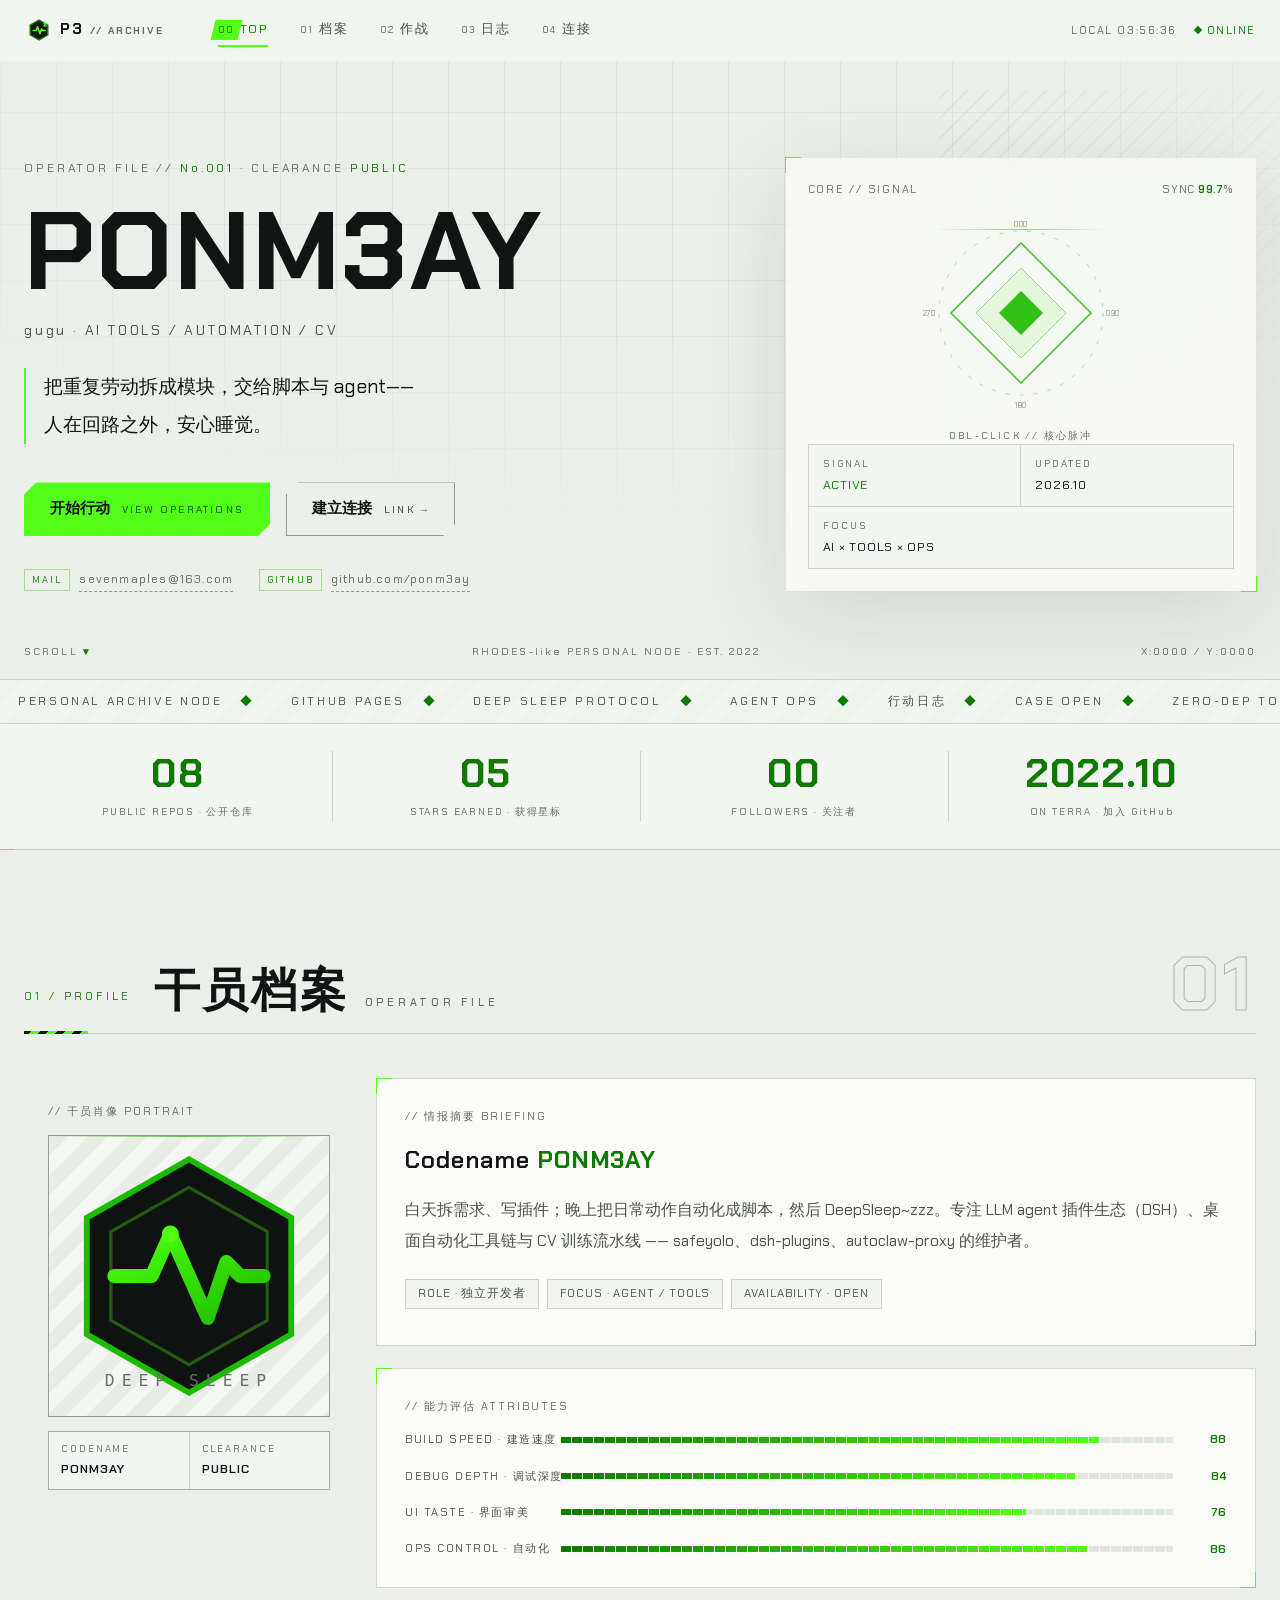
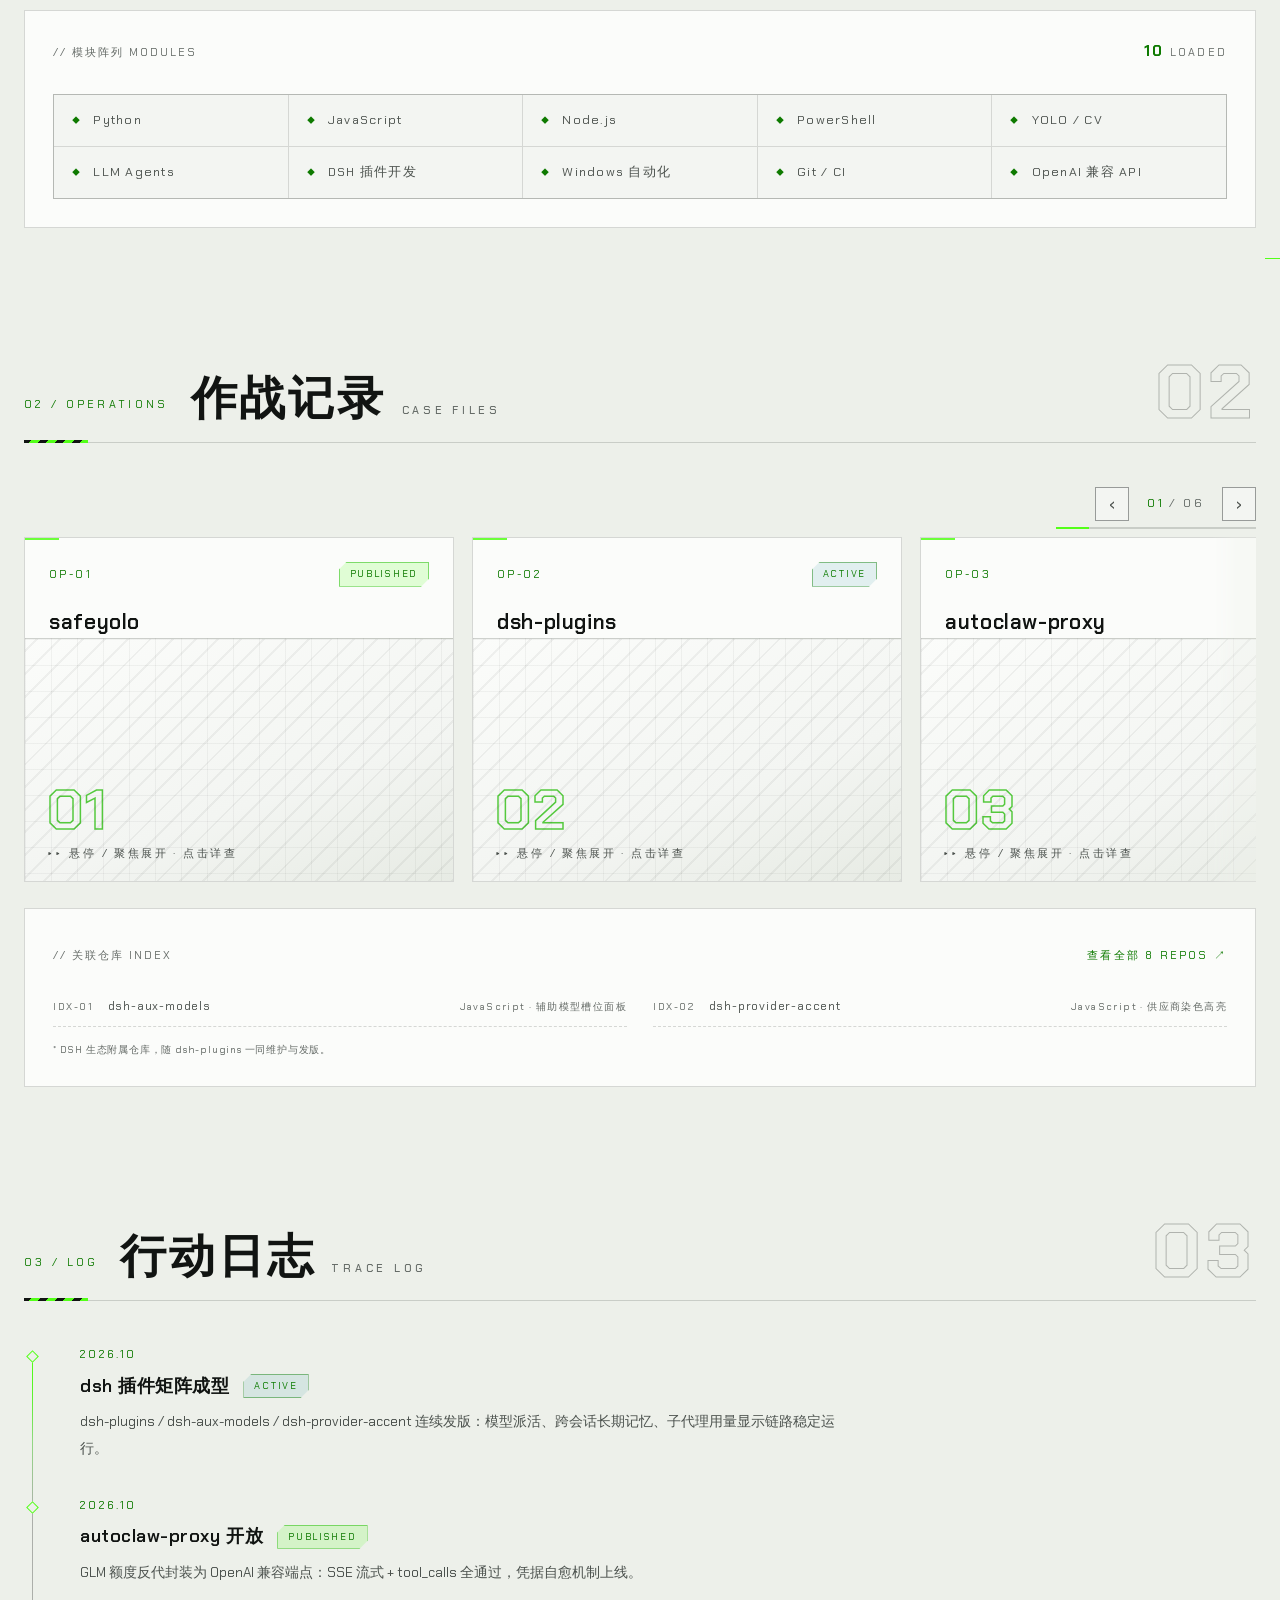
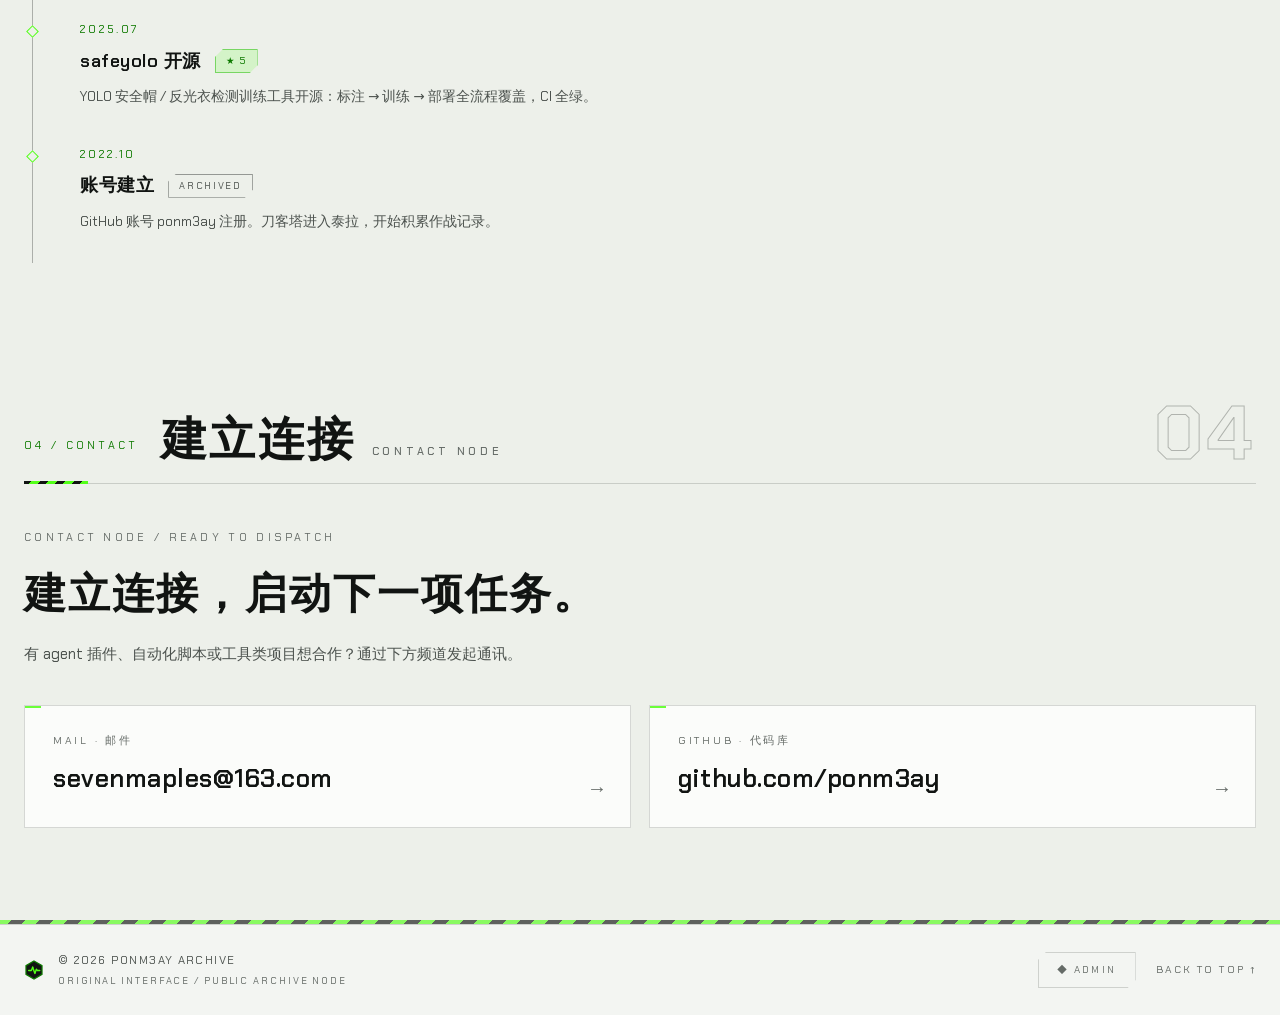
<file: index.html>
<!DOCTYPE html>
<html lang="zh-CN">
<head>
<meta charset="UTF-8">
<meta name="viewport" content="width=device-width, initial-scale=1.0">
<title>PONM3AY // PERSONAL ARCHIVE</title>
<meta name="description" content="PONM3AY 的个人档案站 —— AI 工具 / 桌面自动化 / CV 训练流水线。OPERATOR FILE // No.001">
<meta name="theme-color" content="#f3f5f2">
<meta property="og:title" content="PONM3AY // PERSONAL ARCHIVE">
<meta property="og:description" content="把重复劳动拆成模块，交给脚本与 agent。">
<meta property="og:type" content="website">
<meta property="og:url" content="https://ponm3ay.github.io/">
<meta property="og:image" content="https://ponm3ay.github.io/assets/img/og-card.png">
<meta property="og:image:width" content="1200">
<meta property="og:image:height" content="630">
<meta name="twitter:card" content="summary_large_image">
<meta name="twitter:title" content="PONM3AY // PERSONAL ARCHIVE">
<meta name="twitter:image" content="https://ponm3ay.github.io/assets/img/og-card.png">
<link rel="icon" type="image/svg+xml" href="favicon.svg?v=3">
<link rel="preload" href="assets/fonts/chakra-petch-latin-600-normal.woff2" as="font" type="font/woff2" crossorigin>
<link rel="preload" href="assets/fonts/chakra-petch-latin-400-normal.woff2" as="font" type="font/woff2" crossorigin>
<link rel="stylesheet" href="assets/fonts/fonts.css">
<style id="p3-critical">:root{--bg0:#edf0ea;--bg1:#f3f5f2;--bg2:#fbfcfa;--bg3:#e7ebe4;--panel:#fbfcfa;--line:#11141229;--line-strong:#11141266;--text:#111412;--dim:#4c524e;--faint:#656b67;--ak:#53ff18;--ak-deep:#0e7a00;--ak-soft:#53ff1829;--cyan:#0c7c00;--cyan-soft:#007c8f1a;--red:#b34700;--red-soft:#ff6a001f;--ok:#0c7c00;--f-disp:"Chakra Petch","Microsoft YaHei","PingFang SC","Noto Sans SC",system-ui,sans-serif;--f-body:"Chakra Petch","Microsoft YaHei","PingFang SC","Noto Sans SC",system-ui,sans-serif;--f-mono:"Consolas","Chakra Petch","Microsoft YaHei","Courier New",monospace;--ease-out:cubic-bezier(.16,1,.3,1);--clip-btn:polygon(12px 0,100% 0,100% calc(100% - 12px),calc(100% - 12px)100%,0 100%,0 12px);--clip-btn-sm:polygon(8px 0,100% 0,100% calc(100% - 8px),calc(100% - 8px)100%,0 100%,0 8px)}*,*:before,*:after{box-sizing:border-box}html,html:focus-within{scroll-behavior:smooth}body{background:var(--bg0);color:var(--text);font-family:var(--f-body);-webkit-font-smoothing:antialiased;overflow-x:hidden;margin:0;font-size:16px;line-height:1.7}::selection{background:var(--ak);color:#111412}img{display:block;max-width:100%}a{color:inherit;text-decoration:none}button{cursor:pointer;font-family:inherit}h1,h2,h3,h4,p,dl,dd,ul{margin:0;padding:0}ul{list-style:none}:focus-visible{outline:2px solid var(--ak);outline-offset:3px}::-webkit-scrollbar{width:10px;height:8px}::-webkit-scrollbar-track{background:var(--bg0)}::-webkit-scrollbar-thumb{border:2px solid var(--bg0);background:#c2c8bf}::-webkit-scrollbar-thumb:hover{background:var(--ak-deep)}.mono{font-family:var(--f-mono);letter-spacing:.05em}.container{width:min(1240px,100% - 48px);margin-inline-start:auto;margin-inline-end:auto}@media (max-width:640px){.container{width:calc(100% - 36px)}}.noscript-note{background:var(--red-soft);border-bottom:1px solid var(--red);font-family:var(--f-mono);padding:12px 20px;font-size:13px}#boot{position:fixed;z-index:200;background:var(--bg0);display:flex;animation:.5s 5s forwards bootAutoHide;justify-content:center;align-items: center;inset:0}@keyframes bootAutoHide{to{opacity:0;visibility:hidden}}#boot.is-done{opacity:0;visibility:hidden;transition:opacity .45s,visibility .45s}.boot-inner{width:min(560px,86vw)}.boot-lines{color:var(--dim);min-height:150px;font-size:12.5px;line-height:2}.boot-lines .bl{opacity:0;animation:.12s forwards blIn}.boot-lines .bl b{color:var(--ak-deep);font-weight:600}.boot-lines .bl .ok{color:var(--ok)}@keyframes blIn{to{opacity:1}}.boot-bar{overflow:hidden;background:#dfe5df;height:3px;margin:18px 0 10px}.boot-bar i{display:block;background:linear-gradient(90deg,var(--ak-deep),var(--ak));width:0;height:100%;transition:width .18s}.boot-status{display:flex;color:var(--faint);letter-spacing:.15em;justify-content:space-between;font-size:11px}.boot-skip{border:1px solid var(--line-strong);color:var(--dim);letter-spacing:.2em;clip-path:var(--clip-btn-sm);background:0 0;margin-top:26px;padding:11px 20px;transition:all .2s;font-size:11px}.boot-skip:hover{border-color:var(--ak-deep);color:var(--ak-deep)}.scroll-progress{position:fixed;z-index:120;background:0 0;height:2px;top:0;left:0;right:0}.scroll-progress i{display:block;background:var(--ak);width:0;height:100%;box-shadow:0 0 8px #1fb90080}.btn{display:inline-flex;font-family:var(--f-disp);clip-path:var(--clip-btn);transition:transform .2s var(--ease-out),background .2s,color .2s,box-shadow .2s;position:relative;border:none;align-items: center;gap:12px;padding:14px 26px;font-size:15px;font-weight:600}.btn .btn-en{letter-spacing:.22em;opacity:.72;font-size:10px;font-weight:500}.btn-solid{background:var(--ak);color:#111412}.btn-solid:hover{transform:translateY(-2px);box-shadow:0 6px 22px #1fb9004d}.btn-solid:active{transform:translateY(0)}.btn-ghost{color:var(--text);box-shadow:inset 0 0 0 1px var(--line-strong);background:0 0}.btn-ghost:hover{color:var(--ak-deep);box-shadow:inset 0 0 0 1px var(--ak);transform:translateY(-2px)}.btn-danger{color:var(--red)}.btn-danger:hover{box-shadow:inset 0 0 0 1px var(--red);color:var(--red);transform:none}.panel{background:var(--panel);border:1px solid var(--line);position:relative;padding:28px}.bio-panel,.attrs-panel,.ops-index-panel,.modules-panel{transition:background-position .95s var(--ease-out),border-color .25s;background-image:linear-gradient(115deg,#0000 42%,#53ff1812 50%,#0000 58%);background-position:130% 0;background-repeat:no-repeat;background-size:230% 100%}.bio-panel:hover,.attrs-panel:hover,.ops-index-panel:hover,.modules-panel:hover{background-position:-70% 0;border-color:#1fb90073}.panel-corners:before,.panel-corners:after{content:"";position:absolute;border:1.5px solid var(--ak);pointer-events:none;width:16px;height:16px;transition:all .3s}.panel-corners:before{border-bottom:none;border-right:none;top:-1px;left:-1px}.panel-corners:after{border-top:none;border-left:none;bottom:-1px;right:-1px}.panel-corners:hover:before,.panel-corners:hover:after{width:24px;height:24px}.panel-tag{color:var(--faint);letter-spacing:.18em;margin-bottom:14px;font-size:11px}.panel-tag .attrs-note{display:inline-block;margin-left:10px}.chip{display:inline-block;color:var(--dim);border:1px solid var(--line);background:var(--bg1);letter-spacing:.08em;margin:0 8px 8px 0;padding:4px 12px;font-size:11.5px}.reveal{opacity:0;transition:opacity .8s var(--ease-out),transform .8s var(--ease-out);transform:translateY(26px)}.reveal.in{opacity:1;transform:none}body:not(.p3-admin) .is-todo,body:not(.p3-admin) .admin-only{display:none!important}.nav{position:fixed;z-index:110;backdrop-filter:blur(12px);background:#f3f5f2db;border-bottom:1px solid #0000;transition:border-color .3s;top:0;left:0;right:0}.nav.is-scrolled{border-bottom-color:var(--line)}.nav-inner{display:flex;align-items: center;gap:28px;height:60px}.nav-logo{display:flex;color:var(--text);align-self:stretch;align-items: center;gap:10px;padding:0 4px}.nav-logo-mark{color:var(--ak-deep);width:22px;height:22px}.nav-logo-text{letter-spacing:.12em;font-size:15px;font-weight:700}.nav-logo-sub{color:var(--faint);letter-spacing:.18em;margin-left:6px;font-size:10px}.nav-links{display:flex;gap:4px;margin-left:8px}.nav-link{position:relative;display:flex;color:var(--dim);letter-spacing:.1em;align-items:baseline;gap:6px;padding:8px 14px;transition:color .2s;font-size:12.5px}.nav-link i{color:var(--faint);position:relative;z-index:1;transition:color .2s;font-size:9.5px;font-style:normal}.nav-link i:before{content:"";position:absolute;background:var(--ak);z-index:-1;opacity:0;transition:transform .32s var(--ease-out),opacity .28s ease;inset:-2px -5px;transform:translate(-9px)skew(-14deg)}.nav-link:hover i:before,.nav-link.is-active i:before{opacity:1;transform:translate(0)skew(-14deg)}.nav-link:hover i,.nav-link.is-active i{color:#111412}.nav-link:hover{color:var(--text)}.nav-link.is-active,.nav-link.is-active i{color:var(--ak-deep)}.nav-link:after{content:"";position:absolute;background:var(--ak);transform-origin:left;transition:transform .28s var(--ease-out);height:1.5px;bottom:2px;left:14px;right:14px;transform:scaleX(0)}.nav-link.is-active:after{transform:scaleX(1)}
</style>
<link rel="stylesheet" href="assets/css/main.min.css" media="print" onload="this.media='all'">
<noscript><link rel="stylesheet" href="assets/css/main.min.css"></noscript>



























</head>
<body>
<noscript><div class="noscript-note">本站需要启用 JavaScript 才能加载档案数据。STATIC FALLBACK: PONM3AY — github.com/ponm3ay — sevenmaples@163.com</div></noscript>

<!-- ===== 开机启动序列 ===== -->
<div id="boot" aria-hidden="true">
  <div class="boot-inner mono">
    <div class="boot-lines" id="bootLines"></div>
    <div class="boot-bar"><i id="bootBarFill"></i></div>
    <p class="boot-status"><span id="bootPct">LOADING - 0%</span><span>LOADING</span></p>
    <button id="bootSkip" class="boot-skip mono" type="button">SKIP ▸▸</button>
  </div>
</div>

<!-- ===== 滚动进度 ===== -->
<div class="scroll-progress" aria-hidden="true"><i id="scrollBar"></i></div>

<!-- ===== 导航 ===== -->
<header class="nav" id="nav">
  <div class="nav-inner container">
    <a class="nav-logo" href="#top" aria-label="返回顶部">
      <svg class="nav-logo-mark" viewBox="0 0 24 24" aria-hidden="true"><path d="M12 1.2 21.6 6.7v10.6L12 22.8 2.4 17.3V6.7Z" fill="#111412" stroke="currentColor" stroke-width="1.5"/><polyline points="5.6,12.6 8.8,12.6 10.4,8.7 13.1,16.1 14.8,11 16.1,12.6 18.9,12.6" fill="none" stroke="#53ff18" stroke-width="1.7" stroke-linecap="round" stroke-linejoin="round"/><circle cx="10.4" cy="8.7" r="1" fill="#53ff18"/><path d="M17.2 4.6h2.9l-2.9 2.9h2.9" fill="none" stroke="#53ff18" stroke-width="1.2" stroke-linecap="round" stroke-linejoin="round"/></svg>
      <span class="nav-logo-text mono">P3<span class="nav-logo-sub">// ARCHIVE</span></span>
    </a>
    <nav class="nav-links mono" id="navLinks" aria-label="站内导航">
      <a href="#top" class="nav-link is-active"><i>00</i>TOP</a>
      <a href="#profile" class="nav-link"><i>01</i>档案</a>
      <a href="#operations" class="nav-link"><i>02</i>作战</a>
      <a href="#log" class="nav-link"><i>03</i>日志</a>
      <a href="#connect" class="nav-link"><i>04</i>连接</a>
    </nav>
    <div class="nav-right mono">
      <span class="nav-clock" id="navClock">LOCAL --:--:--</span>
      <span class="nav-online"><i class="dot" aria-hidden="true"></i>ONLINE</span>
      <button class="nav-burger" id="navBurger" type="button" aria-label="打开菜单" aria-expanded="false"><span></span><span></span><span></span></button>
    </div>
  </div>
</header>

<main>
  <!-- ===== HERO ===== -->
  <section class="hero" id="top">
    <div class="hero-bg" aria-hidden="true"></div>
    <div class="container hero-grid">
      <div class="hero-main">
        <p class="hero-file mono reveal">OPERATOR FILE // <span data-c="identity.fileNo">No.001</span> · CLEARANCE <span data-c="identity.clearance">PUBLIC</span></p>
        <h1 class="hero-name glitch reveal" data-text="PONM3AY">PONM3AY</h1>
        <p class="hero-sub mono reveal"><span data-c="identity.name">gugu</span> · <span data-c="identity.role">AI TOOLS / AUTOMATION / CV</span></p>
        <p class="hero-mission reveal" data-c="identity.mission">把重复劳动拆成模块，交给脚本与 agent——<br>人在回路之外，安心睡觉。</p>
        <div class="hero-cta reveal">
          <a class="btn btn-solid" href="#operations">开始行动<span class="btn-en mono">VIEW OPERATIONS</span></a>
          <a class="btn btn-ghost" href="#connect">建立连接<span class="btn-en mono">LINK →</span></a>
        </div>
        <div class="hero-quick mono reveal">
          <a class="hq-link" id="hqMail" href="mailto:sevenmaples@163.com"><i>MAIL</i><span data-c="connect.mail">sevenmaples@163.com</span></a>
          <a class="hq-link" id="hqGit" href="https://github.com/ponm3ay" target="_blank" rel="noopener"><i>GITHUB</i><span data-c="connect.github">github.com/ponm3ay</span></a>
        </div>
      </div>
      <aside class="hero-aside reveal" aria-label="状态面板">
        <div class="status-card panel-corners">
          <div class="status-head mono"><span>CORE // SIGNAL</span><span class="sync mono">SYNC <b id="syncVal">99.7</b>%</span></div>
          <div class="core-visual" aria-hidden="true">
            <svg viewBox="0 0 200 200">
              <!-- 外虚线环（反向慢转）—— 双击时第 4 波响应 -->
              <g class="boom-l"><circle class="core-ring" cx="100" cy="100" r="82" fill="none" stroke="rgba(17,20,18,.20)" stroke-width="1" stroke-dasharray="4 10"/></g>
              <!-- 外菱形（正转）—— 第 2 波 -->
              <g class="boom-l"><g class="core-spin">
                <path d="M100 30 170 100 100 170 30 100Z" fill="none" stroke="rgba(31,185,0,.85)" stroke-width="1.5"/>
              </g></g>
              <!-- 中菱形（反转）—— 第 3 波 -->
              <g class="boom-l"><g class="core-mid">
                <path d="M100 55 145 100 100 145 55 100Z" fill="rgba(83,255,24,.10)" stroke="rgba(31,185,0,.45)" stroke-width="1"/>
              </g></g>
              <!-- 中心实心（心跳）—— 第 1 波（最内先动） -->
              <g class="boom-l"><path class="core-heart" d="M100 78 122 100 100 122 78 100Z" fill="rgba(31,185,0,.9)"/></g>
              <g class="mono core-label" fill="rgba(17,20,18,.5)" font-size="7" font-family="monospace">
                <text x="100" y="14" text-anchor="middle">000</text>
                <text x="192" y="103" text-anchor="middle">090</text>
                <text x="100" y="195" text-anchor="middle">180</text>
                <text x="8" y="103" text-anchor="middle">270</text>
              </g>
            </svg>
            <span class="core-scan" aria-hidden="true"></span>
          </div>
          <p class="core-hint mono">DBL-CLICK // 核心脉冲</p>
          <dl class="status-grid mono">
            <div><dt>SIGNAL</dt><dd class="ok">ACTIVE</dd></div>
            <div><dt>SECTOR</dt><dd data-c="identity.location">CN / [待编辑]</dd></div>
            <div><dt>UPDATED</dt><dd data-c="meta.updated">2026.10</dd></div>
            <div><dt>FOCUS</dt><dd data-c="identity.focus">AI × TOOLS × OPS</dd></div>
          </dl>
        </div>
      </aside>
    </div>
    <div class="hero-foot mono container">
      <span>SCROLL <b>▼</b></span>
      <span class="hero-foot-mid">RHODES-like PERSONAL NODE · EST. 2022</span>
      <span id="heroXY">X:0000 / Y:0000</span>
    </div>
  </section>

  <!-- ===== 跑马灯 ===== -->
  <div class="ticker" aria-hidden="true">
    <div class="ticker-track mono" id="tickerTrack"></div>
  </div>

  <!-- ===== 统计带 ===== -->
  <section class="stats" aria-label="GitHub 数据统计">
    <div class="container stats-grid">
      <div class="stat reveal"><span class="stat-num mono" data-c="stats.repos">08</span><span class="stat-label mono">PUBLIC REPOS · 公开仓库</span></div>
      <div class="stat reveal"><span class="stat-num mono" data-c="stats.stars">05</span><span class="stat-label mono">STARS EARNED · 获得星标</span></div>
      <div class="stat reveal"><span class="stat-num mono" data-c="stats.followers">00</span><span class="stat-label mono">FOLLOWERS · 关注者</span></div>
      <div class="stat reveal"><span class="stat-num mono" data-c="stats.since">2022.10</span><span class="stat-label mono">ON TERRA · 加入 GitHub</span></div>
    </div>
  </section>

  <!-- ===== 01 档案 ===== -->
  <section class="sec" id="profile">
    <div class="container">
      <header class="sec-head reveal">
        <p class="sec-index mono">01 / PROFILE</p>
        <h2 class="sec-title"><span class="sec-cn">干员档案</span><span class="sec-en mono">OPERATOR FILE</span></h2>
        <span class="sec-num mono" aria-hidden="true">01</span>
      </header>
      <div class="profile-grid">
        <aside class="avatar-panel panel-corners reveal" id="avatarPanel" aria-label="干员肖像">
          <p class="panel-tag mono">// 干员肖像 PORTRAIT</p>
          <div class="portrait-frame" id="portraitFrame">
            <img id="portraitImg" src="assets/img/avatar.svg" alt="干员肖像 PORTRAIT">
            <span class="portrait-scan" aria-hidden="true"></span>
            <button class="portrait-upload mono" id="portraitUpload" type="button" hidden aria-label="上传本地头像">▲ 上传图像<span>UPLOAD IMAGE</span></button>
          </div>
          <dl class="portrait-meta mono">
            <div><dt>CODENAME</dt><dd data-c="identity.codename">PONM3AY</dd></div>
            <div><dt>CLEARANCE</dt><dd data-c="identity.clearance">PUBLIC</dd></div>
          </dl>
          <p class="portrait-hint mono admin-only" id="portraitHint">* 解锁 ◆ ADMIN 后可从本地上传头像（自动压缩至 640px，仅本机生效）</p>
          <input type="file" id="portraitFile" accept="image/*" hidden>
        </aside>
        <div class="profile-main">
          <article class="panel bio-panel panel-corners reveal">
          <p class="panel-tag mono">// 情报摘要 BRIEFING</p>
          <h3 class="bio-title">Codename <b data-c="identity.codename">PONM3AY</b></h3>
          <p class="bio-text" data-c="identity.bio">白天拆需求、写插件；晚上把日常动作自动化成脚本，然后 DeepSleep~zzz。专注 LLM agent 插件生态（DSH）、桌面自动化工具链与 CV 训练流水线 —— safeyolo、dsh-plugins、autoclaw-proxy 的维护者。</p>
          <div class="bio-chips mono" id="bioChips">
            <span class="chip">ROLE · 独立开发者</span>
            <span class="chip">FOCUS · AGENT / TOOLS</span>
            <span class="chip">AVAILABILITY · OPEN</span>
          </div>
        </article>
        <article class="panel attrs-panel panel-corners reveal">
          <p class="panel-tag mono">// 能力评估 ATTRIBUTES</p>
          <p class="attrs-sub mono admin-only">自评示例 · 可在管理后台修改</p>
          <div class="attr" id="attrsList"></div>
        </article>
        </div>
      </div>
      <article class="panel modules-panel reveal">
        <div class="modules-head">
          <p class="panel-tag mono">// 模块阵列 MODULES</p>
          <p class="modules-count mono"><b id="modulesCount">10</b> LOADED</p>
        </div>
        <ul class="modules-grid mono" id="modulesList"></ul>
      </article>
    </div>
  </section>

  <!-- ===== 02 作战 ===== -->
  <section class="sec" id="operations">
    <div class="container">
      <header class="sec-head reveal">
        <p class="sec-index mono">02 / OPERATIONS</p>
        <h2 class="sec-title"><span class="sec-cn">作战记录</span><span class="sec-en mono">CASE FILES</span></h2>
        <span class="sec-num mono" aria-hidden="true">02</span>
      </header>
      <div class="ops-pager mono reveal" aria-hidden="true">
        <button class="ops-btn" id="opsPrev" type="button" aria-label="上一批项目">‹</button>
        <span class="ops-counter"><i id="opsIdx">01</i> / <span id="opsTotal">06</span></span>
        <button class="ops-btn" id="opsNext" type="button" aria-label="下一批项目">›</button>
        <span class="ops-progress" aria-hidden="true"><i id="opsProgress"></i></span>
      </div>
      <div class="ops-viewport reveal" id="opsViewport" tabindex="0" aria-label="项目列表，可左右滚动">
        <div class="ops-track" id="opsTrack"></div>
      </div>
      <article class="panel ops-index-panel reveal">
        <div class="ops-index-head">
          <p class="panel-tag mono">// 关联仓库 INDEX</p>
          <a class="ops-all mono" href="https://github.com/ponm3ay?tab=repositories" target="_blank" rel="noopener">查看全部 8 REPOS ↗</a>
        </div>
        <ul class="ops-index mono" id="opsIndex"></ul>
        <p class="ops-index-note mono">* DSH 生态附属仓库，随 dsh-plugins 一同维护与发版。</p>
      </article>
    </div>
  </section>

  <!-- ===== 03 日志 ===== -->
  <section class="sec" id="log">
    <div class="container">
      <header class="sec-head reveal">
        <p class="sec-index mono">03 / LOG</p>
        <h2 class="sec-title"><span class="sec-cn">行动日志</span><span class="sec-en mono">TRACE LOG</span></h2>
        <span class="sec-num mono" aria-hidden="true">03</span>
      </header>
      <div class="timeline" id="timeline"></div>
    </div>
  </section>

  <!-- ===== 04 建立连接 ===== -->
  <section class="sec sec-connect" id="connect">
    <div class="container">
      <header class="sec-head reveal">
        <p class="sec-index mono">04 / CONTACT</p>
        <h2 class="sec-title"><span class="sec-cn">建立连接</span><span class="sec-en mono">CONTACT NODE</span></h2>
        <span class="sec-num mono" aria-hidden="true">04</span>
      </header>
      <div class="connect-head reveal">
        <p class="connect-kicker mono">CONTACT NODE / READY TO DISPATCH</p>
        <p class="connect-title">建立连接，启动下一项任务。</p>
        <p class="connect-sub">有 agent 插件、自动化脚本或工具类项目想合作？通过下方频道发起通讯。</p>
      </div>
      <div class="connect-grid" id="connectGrid">
        <a class="connect-card panel-corners reveal" href="mailto:sevenmaples@163.com" id="channelMail">
          <span class="cc-type mono">MAIL · 邮件</span>
          <span class="cc-value" data-c="connect.mail">sevenmaples@163.com</span>
          <span class="cc-arrow mono" aria-hidden="true">→</span>
          <button class="cc-copy mono" type="button" data-copy="sevenmaples@163.com" aria-label="复制邮箱地址">COPY</button>
        </a>
        <a class="connect-card panel-corners reveal" href="https://github.com/ponm3ay" target="_blank" rel="noopener" id="channelGit">
          <span class="cc-type mono">GITHUB · 代码库</span>
          <span class="cc-value" data-c="connect.github">github.com/ponm3ay</span>
          <span class="cc-arrow mono" aria-hidden="true">→</span>
        </a>
        <div class="connect-card connect-card-empty reveal">
          <span class="cc-type mono">CHANNEL · 更多频道</span>
          <span class="cc-value cc-todo">[待编辑 · 在管理后台补充 B站 / 博客 / 其他链接]</span>
        </div>
      </div>
      <p class="connect-note mono reveal" data-c="connect.responseNote">RESPONSE TIME · 通常 24-48H · [待编辑：可写上你的响应习惯]</p>
    </div>
  </section>
</main>

<!-- ===== 页脚 ===== -->
<footer class="footer">
  <div class="container footer-inner">
    <div class="footer-brand">
      <svg class="footer-mark" viewBox="0 0 24 24" aria-hidden="true"><path d="M12 1.2 21.6 6.7v10.6L12 22.8 2.4 17.3V6.7Z" fill="#111412" stroke="currentColor" stroke-width="1.5"/><polyline points="5.6,12.6 8.8,12.6 10.4,8.7 13.1,16.1 14.8,11 16.1,12.6 18.9,12.6" fill="none" stroke="#53ff18" stroke-width="1.7" stroke-linecap="round" stroke-linejoin="round"/><circle cx="10.4" cy="8.7" r="1" fill="#53ff18"/></svg>
      <div class="footer-text mono">
        <span data-c="footer.text">© 2026 PONM3AY ARCHIVE</span>
        <span class="footer-note" data-c="footer.note">ORIGINAL INTERFACE / PUBLIC ARCHIVE NODE</span>
      </div>
    </div>
    <div class="footer-right mono">
      <button class="admin-entry" id="adminEntry" type="button" title="管理员控制台">◆ ADMIN</button>
      <a class="footer-top" href="#top">BACK TO TOP ↑</a>
    </div>
  </div>
</footer>

<!-- ===== 管理后台 MODAL ===== -->
<div class="admin-modal" id="adminModal" role="dialog" aria-modal="true" aria-labelledby="adminTitle" hidden>
  <div class="admin-backdrop" data-admin-close></div>
  <div class="admin-box panel-corners">
    <!-- 令牌验证步骤 -->
    <div class="admin-step" id="adminStepToken">
      <div class="admin-head">
        <h3 class="admin-title mono" id="adminTitle">ADMIN CONSOLE // 认证</h3>
        <button class="admin-x" type="button" data-admin-close aria-label="关闭">✕</button>
      </div>
      <p class="admin-hint">输入管理员令牌以解锁本页内容编辑。令牌只保存在站长手里；本站仅校验其 SHA-256 摘要。</p>
      <form id="tokenForm">
        <input class="admin-token-input mono" id="tokenInput" type="password" autocomplete="off" spellcheck="false" placeholder="P3A-XXXX-XXXX-XXXX-XXXX" aria-label="管理员令牌">
        <p class="admin-err mono" id="tokenErr" hidden>ACCESS DENIED · 令牌校验失败</p>
        <button class="btn btn-solid admin-go" type="submit">验证并解锁<span class="btn-en mono">AUTH</span></button>
      </form>
    </div>
    <!-- 编辑步骤 -->
    <div class="admin-step" id="adminStepEdit" hidden>
      <div class="admin-head">
        <h3 class="admin-title mono" id="adminTitleEdit">ADMIN CONSOLE // 内容编辑</h3>
        <button class="admin-x" type="button" data-admin-close aria-label="关闭">✕</button>
      </div>
      <p class="admin-hint admin-hint-live" id="adminLiveHint" hidden>● 本地编辑已启用：改动已保存到本浏览器（localStorage），仅本机可见。</p>
      <p class="admin-hint">保存后仅对本浏览器生效；点击「发布到 GitHub」可直接提交到仓库并自动上线（首次需配置一次 GitHub 令牌，仅存本机）。</p>
      <div class="admin-body" id="adminBody"></div>
      <div class="pub-token mono" id="pubToken" hidden>
        <p class="pub-token-title">// GITHUB 令牌（首次配置）</p>
        <div class="pub-token-row">
          <input class="f-input" id="ghTokenInput" type="password" autocomplete="off" spellcheck="false" placeholder="github_pat_… （细粒度令牌）">
          <button class="f-add" id="ghTokenSave" type="button">保存令牌</button>
        </div>
        <p class="pub-token-help">创建方式：github.com → Settings → Developer settings → Fine-grained tokens → Generate：<br>① Repository access 选 <b>Only select repositories → ponm3ay/ponm3ay.github.io</b>；② Permissions → Contents → <b>Read and write</b>；③ 生成后粘贴到上面保存。令牌仅存于本浏览器 localStorage，可随时清除；泄露风险等于把该仓库写权限交给这台设备。</p>
      </div>
      <div class="pub-status mono" id="pubStatus" hidden></div>
      <div class="admin-actions mono">
        <button class="btn btn-solid" id="adminPublish" type="button">发布到 GitHub<span class="btn-en mono">PUBLISH</span></button>
        <button class="btn btn-ghost" id="adminSave" type="button">保存到本浏览器<span class="btn-en mono">SAVE</span></button>
        <button class="btn btn-ghost" id="adminExport" type="button">导出 content.json<span class="btn-en mono">EXPORT</span></button>
        <button class="btn btn-ghost btn-danger" id="adminReset" type="button">恢复默认</button>
        <button class="admin-logout mono" id="adminLogout" type="button">退出登录</button>
      </div>
    </div>
  </div>
</div>

<!-- ===== Toast ===== -->
<div class="toast mono" id="toast" role="status" aria-live="polite"></div>

<!-- ===== 作战详查器 Lightbox ===== -->
<div class="case-viewer" id="caseViewer" role="dialog" aria-modal="true" aria-labelledby="cvTitle" hidden>
  <div class="cv-backdrop" data-cv-close></div>
  <div class="cv-box panel-corners">
    <div class="cv-watermark mono" aria-hidden="true" id="cvNo">01</div>
    <div class="cv-head">
      <div class="cv-head-l mono">
        <span class="cv-no" id="cvNoLabel">OP-01</span>
        <span class="cv-status" id="cvStatus">PUBLISHED</span>
      </div>
      <button class="admin-x" id="cvClose" type="button" aria-label="关闭详查">✕</button>
    </div>
    <h3 class="cv-title" id="cvTitle">safeyolo</h3>
    <p class="cv-desc" id="cvDesc"></p>
    <div class="op-tags mono" id="cvTags"></div>
    <div class="cv-foot mono">
      <span id="cvMeta">★ 5 · MIT</span>
      <a class="btn btn-solid" id="cvLink" href="#" target="_blank" rel="noopener">打开仓库<span class="btn-en mono">OPEN REPO</span></a>
    </div>
    <div class="cv-stripe" aria-hidden="true"></div>
  </div>
</div>

<script src="assets/js/content.js"></script>
<script src="assets/js/app.min.js" defer></script>
<script src="assets/js/admin.min.js" defer></script>




















</body>
</html>
</file>
<file: assets/fonts/fonts.css>
/* Chakra Petch — self-hosted (latin subset), 源自 @fontsource/chakra-petch (OFL 许可) */

@font-face{
  font-family:'Chakra Petch';
  font-style:normal;
  font-weight:400;
  font-display:swap;
  src:url('chakra-petch-latin-400-normal.woff2') format('woff2');
}
@font-face{
  font-family:'Chakra Petch';
  font-style:normal;
  font-weight:500;
  font-display:swap;
  src:url('chakra-petch-latin-500-normal.woff2') format('woff2');
}
@font-face{
  font-family:'Chakra Petch';
  font-style:normal;
  font-weight:600;
  font-display:swap;
  src:url('chakra-petch-latin-600-normal.woff2') format('woff2');
}
@font-face{
  font-family:'Chakra Petch';
  font-style:normal;
  font-weight:700;
  font-display:swap;
  src:url('chakra-petch-latin-700-normal.woff2') format('woff2');
}
</file>
<file: assets/css/main.min.css>
:root{--bg0:#edf0ea;--bg1:#f3f5f2;--bg2:#fbfcfa;--bg3:#e7ebe4;--panel:#fbfcfa;--line:#11141229;--line-strong:#11141266;--text:#111412;--dim:#4c524e;--faint:#656b67;--ak:#53ff18;--ak-deep:#0e7a00;--ak-soft:#53ff1829;--cyan:#0c7c00;--cyan-soft:#007c8f1a;--red:#b34700;--red-soft:#ff6a001f;--ok:#0c7c00;--f-disp:"Chakra Petch","Microsoft YaHei","PingFang SC","Noto Sans SC",system-ui,sans-serif;--f-body:"Chakra Petch","Microsoft YaHei","PingFang SC","Noto Sans SC",system-ui,sans-serif;--f-mono:"Consolas","Chakra Petch","Microsoft YaHei","Courier New",monospace;--ease-out:cubic-bezier(.16,1,.3,1);--clip-btn:polygon(12px 0,100% 0,100% calc(100% - 12px),calc(100% - 12px)100%,0 100%,0 12px);--clip-btn-sm:polygon(8px 0,100% 0,100% calc(100% - 8px),calc(100% - 8px)100%,0 100%,0 8px)}*,*:before,*:after{box-sizing:border-box}html,html:focus-within{scroll-behavior:smooth}body{background:var(--bg0);color:var(--text);font-family:var(--f-body);-webkit-font-smoothing:antialiased;overflow-x:hidden;margin:0;font-size:16px;line-height:1.7}::selection{background:var(--ak);color:#111412}img{display:block;max-width:100%}a{color:inherit;text-decoration:none}button{cursor:pointer;font-family:inherit}h1,h2,h3,h4,p,dl,dd,ul{margin:0;padding:0}ul{list-style:none}:focus-visible{outline:2px solid var(--ak);outline-offset:3px}::-webkit-scrollbar{width:10px;height:8px}::-webkit-scrollbar-track{background:var(--bg0)}::-webkit-scrollbar-thumb{border:2px solid var(--bg0);background:#c2c8bf}::-webkit-scrollbar-thumb:hover{background:var(--ak-deep)}.mono{font-family:var(--f-mono);letter-spacing:.05em}.container{width:min(1240px,100% - 48px);margin-inline-start:auto;margin-inline-end:auto}@media (max-width:640px){.container{width:calc(100% - 36px)}}.noscript-note{background:var(--red-soft);border-bottom:1px solid var(--red);font-family:var(--f-mono);padding:12px 20px;font-size:13px}#boot{position:fixed;z-index:200;background:var(--bg0);display:flex;animation:.5s 5s forwards bootAutoHide;justify-content:center;align-items: center;inset:0}@keyframes bootAutoHide{to{opacity:0;visibility:hidden}}#boot.is-done{opacity:0;visibility:hidden;transition:opacity .45s,visibility .45s}.boot-inner{width:min(560px,86vw)}.boot-lines{color:var(--dim);min-height:150px;font-size:12.5px;line-height:2}.boot-lines .bl{opacity:0;animation:.12s forwards blIn}.boot-lines .bl b{color:var(--ak-deep);font-weight:600}.boot-lines .bl .ok{color:var(--ok)}@keyframes blIn{to{opacity:1}}.boot-bar{overflow:hidden;background:#dfe5df;height:3px;margin:18px 0 10px}.boot-bar i{display:block;background:linear-gradient(90deg,var(--ak-deep),var(--ak));width:0;height:100%;transition:width .18s}.boot-status{display:flex;color:var(--faint);letter-spacing:.15em;justify-content:space-between;font-size:11px}.boot-skip{border:1px solid var(--line-strong);color:var(--dim);letter-spacing:.2em;clip-path:var(--clip-btn-sm);background:0 0;margin-top:26px;padding:11px 20px;transition:all .2s;font-size:11px}.boot-skip:hover{border-color:var(--ak-deep);color:var(--ak-deep)}.scroll-progress{position:fixed;z-index:120;background:0 0;height:2px;top:0;left:0;right:0}.scroll-progress i{display:block;background:var(--ak);width:0;height:100%;box-shadow:0 0 8px #1fb90080}.btn{display:inline-flex;font-family:var(--f-disp);clip-path:var(--clip-btn);transition:transform .2s var(--ease-out),background .2s,color .2s,box-shadow .2s;position:relative;border:none;align-items: center;gap:12px;padding:14px 26px;font-size:15px;font-weight:600}.btn .btn-en{letter-spacing:.22em;opacity:.72;font-size:10px;font-weight:500}.btn-solid{background:var(--ak);color:#111412}.btn-solid:hover{transform:translateY(-2px);box-shadow:0 6px 22px #1fb9004d}.btn-solid:active{transform:translateY(0)}.btn-ghost{color:var(--text);box-shadow:inset 0 0 0 1px var(--line-strong);background:0 0}.btn-ghost:hover{color:var(--ak-deep);box-shadow:inset 0 0 0 1px var(--ak);transform:translateY(-2px)}.btn-danger{color:var(--red)}.btn-danger:hover{box-shadow:inset 0 0 0 1px var(--red);color:var(--red);transform:none}.panel{background:var(--panel);border:1px solid var(--line);position:relative;padding:28px}.bio-panel,.attrs-panel,.ops-index-panel,.modules-panel{transition:background-position .95s var(--ease-out),border-color .25s;background-image:linear-gradient(115deg,#0000 42%,#53ff1812 50%,#0000 58%);background-position:130% 0;background-repeat:no-repeat;background-size:230% 100%}.bio-panel:hover,.attrs-panel:hover,.ops-index-panel:hover,.modules-panel:hover{background-position:-70% 0;border-color:#1fb90073}.panel-corners:before,.panel-corners:after{content:"";position:absolute;border:1.5px solid var(--ak);pointer-events:none;width:16px;height:16px;transition:all .3s}.panel-corners:before{border-bottom:none;border-right:none;top:-1px;left:-1px}.panel-corners:after{border-top:none;border-left:none;bottom:-1px;right:-1px}.panel-corners:hover:before,.panel-corners:hover:after{width:24px;height:24px}.panel-tag{color:var(--faint);letter-spacing:.18em;margin-bottom:14px;font-size:11px}.panel-tag .attrs-note{display:inline-block;margin-left:10px}.chip{display:inline-block;color:var(--dim);border:1px solid var(--line);background:var(--bg1);letter-spacing:.08em;margin:0 8px 8px 0;padding:4px 12px;font-size:11.5px}.reveal{opacity:0;transition:opacity .8s var(--ease-out),transform .8s var(--ease-out);transform:translateY(26px)}.reveal.in{opacity:1;transform:none}body:not(.p3-admin) .is-todo,body:not(.p3-admin) .admin-only{display:none!important}.nav{position:fixed;z-index:110;backdrop-filter:blur(12px);background:#f3f5f2db;border-bottom:1px solid #0000;transition:border-color .3s;top:0;left:0;right:0}.nav.is-scrolled{border-bottom-color:var(--line)}.nav-inner{display:flex;align-items: center;gap:28px;height:60px}.nav-logo{display:flex;color:var(--text);align-self:stretch;align-items: center;gap:10px;padding:0 4px}.nav-logo-mark{color:var(--ak-deep);width:22px;height:22px}.nav-logo-text{letter-spacing:.12em;font-size:15px;font-weight:700}.nav-logo-sub{color:var(--faint);letter-spacing:.18em;margin-left:6px;font-size:10px}.nav-links{display:flex;gap:4px;margin-left:8px}.nav-link{position:relative;display:flex;color:var(--dim);letter-spacing:.1em;align-items:baseline;gap:6px;padding:8px 14px;transition:color .2s;font-size:12.5px}.nav-link i{color:var(--faint);position:relative;z-index:1;transition:color .2s;font-size:9.5px;font-style:normal}.nav-link i:before{content:"";position:absolute;background:var(--ak);z-index:-1;opacity:0;transition:transform .32s var(--ease-out),opacity .28s ease;inset:-2px -5px;transform:translate(-9px)skew(-14deg)}.nav-link:hover i:before,.nav-link.is-active i:before{opacity:1;transform:translate(0)skew(-14deg)}.nav-link:hover i,.nav-link.is-active i{color:#111412}.nav-link:hover{color:var(--text)}.nav-link.is-active,.nav-link.is-active i{color:var(--ak-deep)}.nav-link:after{content:"";position:absolute;background:var(--ak);transform-origin:left;transition:transform .28s var(--ease-out);height:1.5px;bottom:2px;left:14px;right:14px;transform:scaleX(0)}.nav-link.is-active:after{transform:scaleX(1)}.nav-right{display:flex;color:var(--faint);letter-spacing:.14em;align-items: center;gap:18px;margin-left:auto;font-size:11px}.nav-clock{text-align:right;min-width:104px}.nav-online{display:flex;color:var(--ok);align-items: center;gap:6px}.dot{background:var(--ok);animation:2s infinite dotPulse;border-radius:0;width:6px;height:6px;transform:rotate(45deg)}@keyframes dotPulse{0%,to{opacity:1}50%{opacity:.35}}.nav-burger{display:none;border:1px solid var(--line-strong);background:0 0;flex-direction:column;justify-content:center;align-items: center;gap:4px;width:42px;height:38px}.nav-burger span{display:block;background:var(--text);width:16px;height:1.5px;transition:all .25s}.nav-burger[aria-expanded=true] span:first-child{transform:translateY(5.5px)rotate(45deg)}.nav-burger[aria-expanded=true] span:nth-child(2){opacity:0}.nav-burger[aria-expanded=true] span:nth-child(3){transform:translateY(-5.5px)rotate(-45deg)}@media (max-width:920px){.nav-clock{display:none}.nav-burger{display:flex}.nav-links{position:fixed;border-bottom:1px solid var(--line);opacity:0;visibility:hidden;pointer-events:none;transition:.28s var(--ease-out);background:#f3f5f2f7;flex-direction:column;gap:0;padding:8px 24px 16px;top:60px;left:0;right:0;transform:translateY(-8px)}.nav-links.is-open{opacity:1;visibility:visible;pointer-events:auto;transform:none}.nav-link{border-bottom:1px solid var(--line);padding:12px 4px;font-size:14px}.nav-link:after{display:none}}.hero{position:relative;overflow:hidden;padding:158px 0 0}.hero-bg{position:absolute;pointer-events:none;mask-image:radial-gradient(90% 80% at 50% 20%,#000 30%,#0000 75%);background-color:#0000;background-image:linear-gradient(#1114120d 1px,#0000 1px),linear-gradient(90deg,#1114120d 1px,#0000 1px);background-position:0 0,0 0;background-repeat:repeat,repeat;background-size:56px 56px;background-attachment:scroll,scroll;background-origin:padding-box,padding-box;background-clip:border-box,border-box;inset:0}.hero-bg:after{content:"";position:absolute;background:repeating-linear-gradient(-45deg,#1114120a 0 2px,#0000 2px 14px);width:480px;height:480px;top:90px;right:-140px;transform:rotate(0)}.hero-grid{display:grid;grid-template-columns:minmax(0,1.5fr)minmax(320px,1fr);position:relative;align-items: start;gap:56px}.hero-file{color:var(--faint);letter-spacing:.24em;margin-bottom:18px;font-size:12px}.hero-file span{color:var(--ak-deep)}.hero-name{font-family:var(--f-disp);letter-spacing:.01em;color:var(--text);margin:0 0 10px;font-size:clamp(52px,8.6vw,118px);font-weight:700;line-height:1.02}.hero-sub{color:var(--dim);letter-spacing:.2em;margin-bottom:26px;font-size:14px}.hero-mission{color:var(--text);opacity:.9;border-left:2px solid var(--ak);max-width:34em;margin-bottom:38px;padding-left:18px;font-size:clamp(16px,1.6vw,19px);line-height:2}.hero-cta{display:flex;flex-wrap:wrap;gap:16px}.hero-quick{display:flex;flex-wrap:wrap;gap:26px;margin-top:26px}.hq-link{display:flex;color:var(--faint);letter-spacing:.1em;align-items:baseline;gap:9px;padding:7px 0;transition:color .2s;font-size:12px}.hq-link i{color:var(--ak-deep);letter-spacing:.22em;border:1px solid #1fb90059;padding:2px 7px;font-size:9.5px;font-style:normal}.hq-link span{border-bottom:1px dashed var(--line-strong);padding-bottom:2px}.hq-link:hover{color:var(--text)}.hq-link:hover span{border-bottom-color:var(--ak-deep)}.glitch{position:relative;display:inline-block}.glitch:before,.glitch:after{content:attr(data-text);position:absolute;opacity:0;pointer-events:none;white-space:nowrap;inset:0}.glitch.glitch-on:before{opacity:.85;color:var(--cyan);animation:.38s steps(3,end) both glA}.glitch.glitch-on:after{opacity:.85;color:var(--red);animation:.42s steps(3,end) both glB}@keyframes glA{0%{clip-path:inset(12% 0 62% 0);transform:translate(-5px,-2px)}50%{clip-path:inset(58% 0 8% 0);transform:translate(3px,1px)}to{clip-path:inset(30% 0 40% 0);transform:translate(-2px);opacity:0}}@keyframes glB{0%{clip-path:inset(66% 0 6% 0);transform:translate(4px,2px)}50%{clip-path:inset(10% 0 70% 0);transform:translate(-3px,-1px)}to{clip-path:inset(45% 0 30% 0);transform:translate(2px);opacity:0}}.hero-aside{display:flex;flex-direction:column;gap:18px}.status-card{backdrop-filter:blur(8px);background:#ffffff8a;padding:22px;box-shadow:0 24px 80px #1114121f}.status-head{display:flex;color:var(--faint);letter-spacing:.16em;justify-content:space-between;margin-bottom:14px;font-size:11px}.status-head .sync b{color:var(--ak-deep);font-weight:600}.core-visual{position:relative;cursor:pointer;width:200px;margin:0 auto 14px}.core-visual:after{content:"";position:absolute;border:1.5px solid var(--ak);opacity:0;pointer-events:none;inset:0;transform:scale(.85)}.core-visual.core-pulse:after{animation:.7s ease-out 2 corePulse}@keyframes corePulse{0%{opacity:.9;transform:scale(.82)}to{opacity:0;transform:scale(1.4)}}.core-visual svg{display:block;width:100%;height:auto}.core-spin{transform-box:fill-box;transform-origin:center;animation:22s linear infinite spin}.core-ring{transform-box:fill-box;transform-origin:center;animation:46s linear infinite spinRev}.core-mid{transform-box:fill-box;transform-origin:center;animation:13s linear infinite spinRev}.core-heart{transform-box:fill-box;transform-origin:center;animation:2.4s ease-in-out infinite heartBeat}.boom-l{transform-box:fill-box;transform-origin:center}.core-visual.core-boom .boom-l{animation:boomWave .9s var(--ease-out)both}.core-visual.core-boom .boom-l:nth-of-type(4){animation-delay:0s}.core-visual.core-boom .boom-l:nth-of-type(3){animation-delay:70ms}.core-visual.core-boom .boom-l:nth-of-type(2){animation-delay:.14s}.core-visual.core-boom .boom-l:first-of-type{animation-delay:.21s}@keyframes boomWave{0%{transform:scale(1)}38%{transform:scale(1.17)}to{transform:scale(1)}}@keyframes heartBeat{0%,to{transform:scale(1)}50%{transform:scale(1.14)}}.core-visual:before{content:"";position:absolute;border:1.5px solid var(--ak);opacity:0;pointer-events:none;animation:6s ease-out infinite corePulse;inset:0;transform:scale(.85)}.core-visual:hover .core-ring{stroke:#53ff188c}.core-visual:hover .core-scan{animation-duration:1.4s}.core-hint{color:var(--faint);letter-spacing:.22em;text-align:center;margin-top:8px;font-size:10px}@keyframes spin{to{transform:rotate(360deg)}}@keyframes spinRev{to{transform:rotate(-360deg)}}.core-scan{position:absolute;animation:3.4s ease-in-out infinite coreScan;opacity:.8;background:linear-gradient(90deg,#0000,#1fb900a6,#0000);height:1.5px;top:8%;left:6%;right:6%}@keyframes coreScan{0%,to{top:8%}50%{top:90%}}.status-grid{display:grid;grid-template-columns:1fr 1fr;border:1px solid var(--line);border-width:1px 0 0 1px}.status-grid>div{background:var(--bg1);border-right:1px solid var(--line);border-bottom:1px solid var(--line);padding:10px 14px}body:not(.p3-admin) .status-grid:has(>div.is-todo)>div:last-child{grid-column:1/-1}.status-grid dt{color:var(--faint);letter-spacing:.2em;margin-bottom:3px;font-size:10px}.status-grid dd{color:var(--text);letter-spacing:.06em;white-space:nowrap;overflow:hidden;text-overflow:ellipsis;font-size:12.5px}.status-grid dd.ok{color:var(--ok)}@keyframes avatarScan{0%{top:0}to{top:100%}}.hero-foot{display:flex;color:var(--faint);letter-spacing:.2em;justify-content:space-between;align-items: center;padding:44px 0 18px;font-size:10.5px}.hero-foot b{color:var(--ak-deep);animation:1.6s ease-in-out infinite bob;display:inline-block}@keyframes bob{0%,to{transform:translateY(0)}50%{transform:translateY(4px)}}@media (max-width:720px){.hero-foot-mid{display:none}}@media (max-width:1024px){.hero{padding-top:128px}.hero-grid{grid-template-columns:1fr;gap:44px}.hero-aside{max-width:480px}}.ticker{border-block:1px solid var(--line);background:var(--bg1);overflow:hidden;position:relative;padding:11px 0}.ticker:before{content:"";position:absolute;pointer-events:none;background:repeating-linear-gradient(-45deg,#0000 0 18px,#1fb90006 18px 36px);inset:0}.ticker-track{display:flex;animation:36s linear infinite tick;color:var(--dim);letter-spacing:.22em;gap:0;width:max-content;font-size:12px}.ticker:hover .ticker-track{animation-play-state:paused}.ticker-track span{white-space:nowrap;padding:0 18px}.ticker-track em{color:var(--ak-deep);padding-right:18px;font-style:normal}@keyframes tick{to{transform:translate(-50%)}}.stats{border-bottom:1px solid var(--line);background:var(--bg1)}.stats-grid{display:grid;grid-template-columns:repeat(4,1fr)}.stat{text-align:center;position:relative;padding:26px 10px;transition:background .3s}.stat:hover{background:#53ff180f}.stat:hover .stat-num{text-shadow:0 0 18px #53ff1873;transform:translateY(-3px)}.stat-num{display:inline-block;transition:transform .3s var(--ease-out),text-shadow .3s}.stat+.stat:before{content:"";position:absolute;background:var(--line);width:1px;top:22%;bottom:22%;left:0}.stat-num{display:block;color:var(--ak-deep);letter-spacing:.04em;font-size:clamp(26px,3.2vw,40px);font-weight:700;line-height:1.15}.stat-label{color:var(--faint);letter-spacing:.18em;font-size:10px}@media (max-width:760px){.stats-grid{grid-template-columns:1fr 1fr}.stat:nth-child(3):before{display:none}}.sec{position:relative;padding:104px 0 30px}.sec-head{display:flex;position:relative;border-bottom:1px solid var(--line);align-items: flex-end;gap:22px;margin-bottom:44px;padding-bottom:18px}.sec-head .sec-index,.sec-head .sec-title,.sec-head .sec-en{opacity:0;transition:opacity .55s var(--ease-out),transform .55s var(--ease-out);transform:translate(-18px)}.sec-head .sec-num{clip-path:inset(0 100% 0 0);opacity:0;transition:clip-path .9s var(--ease-out).25s,opacity .3s ease .25s}.sec-head.in .sec-index{opacity:1;transition-delay:50ms;transform:none}.sec-head.in .sec-title{opacity:1;transition-delay:.16s;transform:none}.sec-head.in .sec-en{opacity:1;transition-delay:.3s;transform:none}.sec-head.in .sec-num{clip-path:inset(0 0 0 0);opacity:1}.sec-head.in:after{animation:hazardGrow .6s var(--ease-out).45s both}@keyframes hazardGrow{0%{width:0}to{width:64px}}.timeline .rail{position:absolute;background:linear-gradient(180deg,var(--ak)0,#1fb90040 90px,var(--line)160px,var(--line));transform-origin:top;transition:transform 1.3s var(--ease-out).15s;width:1px;top:6px;bottom:6px;left:8px;transform:scaleY(0)}.timeline.grown .rail{transform:scaleY(1)}.timeline .log-item{opacity:0;transition:opacity .6s var(--ease-out)calc(var(--i)*90ms + .2s),transform .6s var(--ease-out)calc(var(--i)*90ms + .2s);transform:translate(-16px)}.timeline.grown .log-item{opacity:1;transform:none}.reveal.in .op-veil{animation:veilClose 1s var(--ease-out)calc(var(--i)*.13s + .35s)both}@keyframes veilClose{0%{transform:translate(103%)}to{transform:translate(0)}}.sec-index{color:var(--ak-deep);letter-spacing:.3em;margin-bottom:10px;font-size:11px}.sec-title{font-family:var(--f-disp);letter-spacing:.06em;display:flex;flex-wrap:wrap;align-items:baseline;gap:16px;font-size:clamp(30px,4vw,46px);font-weight:700;line-height:1.1}.sec-cn{white-space:nowrap}.sec-en{color:var(--faint);letter-spacing:.34em;font-size:11px;font-weight:500}.sec-num{color:#0000;-webkit-text-stroke:1px #11141247;user-select:none;margin-left:auto;font-size:clamp(48px,6vw,84px);font-weight:700;line-height:.8}.sec-head:after{content:"";position:absolute;background:repeating-linear-gradient(-45deg,var(--ak)0 6px,#111412 6px 12px);width:64px;height:3px;bottom:-1px;left:0}.profile-grid{display:grid;grid-template-columns:330px 1fr;align-items:stretch;gap:22px;margin-bottom:22px}.profile-main{display:flex;flex-direction:column;gap:22px;min-width:0}@media (max-width:920px){.profile-grid{grid-template-columns:1fr}}.avatar-panel{display:flex;flex-direction:column;padding:24px}.portrait-frame{position:relative;aspect-ratio:1;overflow:hidden;border:1px solid var(--line-strong);background:var(--bg1)}.portrait-frame img{object-fit:cover;display:block;filter:saturate(1.02)contrast(1.02);width:100%;height:100%}.portrait-scan{position:absolute;pointer-events:none;animation:3.2s linear infinite avatarScan;background:linear-gradient(90deg,#0000,#1fb900b3,#0000);height:1.5px;top:0;left:0;right:0}.portrait-upload{position:absolute;backdrop-filter:blur(3px);color:#fff;letter-spacing:.12em;display:flex;cursor:pointer;background:#111412d1;border:none;flex-direction:column;align-items: center;gap:2px;width:100%;padding:13px 8px;transition:background .25s;font-size:13px;line-height:1.5;inset:auto 0 0}.portrait-upload[hidden]{display:none!important}.portrait-upload span{letter-spacing:.3em;color:#53ff18;font-size:9px}.portrait-upload:hover{background:#111412f2}.portrait-meta{display:grid;grid-template-columns:1fr 1fr;background:var(--line);border:1px solid var(--line);gap:1px;margin-top:14px}.portrait-meta>div{background:var(--bg1);padding:9px 12px}.portrait-meta dt{color:var(--faint);letter-spacing:.2em;margin-bottom:2px;font-size:9.5px}.portrait-meta dd{color:var(--text);letter-spacing:.08em;font-size:12.5px;font-weight:600}.portrait-hint{color:var(--faint);letter-spacing:.06em;margin-top:12px;font-size:10px;line-height:1.8}.bio-title{font-family:var(--f-disp);letter-spacing:.04em;margin-bottom:14px;font-size:24px;font-weight:600}.bio-title b{color:var(--ak-deep);font-weight:700}.bio-text{color:var(--dim);overflow-wrap:anywhere;margin-bottom:20px;font-size:15.5px;line-height:2.05}.attrs-note{color:var(--faint);letter-spacing:.05em}.attrs-sub{color:var(--faint);letter-spacing:.14em;margin:-8px 0 16px;font-size:10px}.attr{display:flex;flex-direction:column;gap:16px;margin-top:6px}.attr-row{display:grid;grid-template-columns:142px 1fr 40px;align-items: center;gap:14px}.attr-name{color:var(--dim);letter-spacing:.14em;white-space:nowrap;font-size:11px}@media (max-width:520px){.attr-row{grid-template-columns:112px 1fr 36px}.attr-name{white-space:normal}}.attr-bar{position:relative;overflow:hidden;background:#dfe5df;height:6px}.attr-bar i{position:absolute;background:linear-gradient(90deg,var(--ak-deep),var(--ak));transition:width 1.2s var(--ease-out);width:0;inset:0 auto 0 0}.attr-bar:after{content:"";position:absolute;background:repeating-linear-gradient(90deg,#0000 0 10px,#fbfcfad9 10px 11px);inset:0}.attr-val{color:var(--ak-deep);text-align:right;font-size:12px;font-weight:600}.modules-panel{padding:28px}.modules-head{display:flex;justify-content:space-between;align-items:baseline;margin-bottom:18px}.modules-count{color:var(--faint);letter-spacing:.2em;font-size:11px}.modules-count b{color:var(--ak-deep);font-size:15px}.modules-grid{display:grid;grid-template-columns:repeat(auto-fill,minmax(215px,1fr));background:var(--line);border:1px solid var(--line);gap:1px}.modules-grid li{background:var(--bg1);color:var(--dim);letter-spacing:.1em;display:flex;position:relative;overflow:hidden;align-items: center;gap:12px;padding:15px 18px;transition:all .25s;font-size:12.5px}.modules-grid li:before{content:"◆";color:var(--ak-deep);transition:all .25s;font-size:8px}.modules-grid li:after{content:"";position:absolute;transition:left .5s var(--ease-out);pointer-events:none;background:linear-gradient(100deg,#0000,#53ff1829,#0000);width:24%;top:0;bottom:0;left:-30%;transform:skew(-12deg)}.modules-grid li:hover:after{left:106%}.modules-grid li:hover{background:var(--bg3);color:var(--text);padding-left:24px}@media (max-width:520px){.modules-grid{grid-template-columns:1fr 1fr}.modules-grid li{gap:8px;padding:11px 12px;font-size:11.5px}.modules-grid li:hover{padding-left:14px}}.ops-pager{display:flex;position:relative;justify-content:flex-end;align-items: center;gap:18px;margin-bottom:16px}.ops-progress{position:absolute;background:var(--line);width:200px;height:2px;bottom:-8px;right:0}.ops-progress i{display:block;background:var(--ak);transition:width .5s var(--ease-out);width:0;height:100%}.ops-counter{color:var(--faint);letter-spacing:.2em;font-size:12px}.ops-counter i{color:var(--ak-deep);font-style:normal}.ops-btn{background:var(--bg1);border:1px solid var(--line-strong);color:var(--dim);font-size:18px;line-height:1;font-family:var(--f-mono);width:34px;height:34px;transition:all .2s}.ops-btn:hover{border-color:var(--ak-deep);color:var(--ak-deep);background:var(--ak-soft)}.ops-viewport{overflow-x:auto;scroll-snap-type:x mandatory;scrollbar-width:none;-ms-overflow-style:none;outline-offset:6px;mask-image:linear-gradient(90deg,#000 0 calc(100% - 44px),#000000b8 calc(100% - 20px) 100%)}.ops-viewport.at-end{mask-image:none}.ops-viewport::-webkit-scrollbar{display:none}.ops-track{display:flex;gap:18px;padding-bottom:4px}.op-card{scroll-snap-align:start;background:var(--panel);border:1px solid var(--line);position:relative;display:flex;transition:border-color .25s,transform .3s var(--ease-out),background .25s;overflow:hidden;flex-direction:column;flex:0 0 min(430px,82vw);gap:12px;padding:24px 24px 20px}.op-card:hover{border-color:#1fb9008c;transform:translateY(-5px)}.op-card:focus-visible{border-color:#1fb9008c}.op-body{display:flex;flex-direction:column;flex:1;gap:12px;min-height:0}.op-veil{position:absolute;z-index:3;display:flex;cursor:default;background:linear-gradient(#1114120b 1px,transparent 1px),linear-gradient(90deg,#1114120b 1px,transparent 1px),linear-gradient(160deg,var(--bg2)0%,var(--bg1)62%,var(--bg3)100%);border-top:1px solid var(--line);transition:transform .62s var(--ease-out),opacity .4s ease;background-size:26px 26px,26px 26px,auto;flex-direction:column;justify-content:flex-end;align-items: flex-start;gap:6px;padding:18px 22px;inset:100px 0 0}.op-veil:before{content:"";position:absolute;pointer-events:none;background:repeating-linear-gradient(-45deg,#1114120d 0 2px,#0000 2px 16px);inset:0}.veil-no{font-family:var(--f-disp);color:#0000;-webkit-text-stroke:1.5px #1fb900bf;letter-spacing:.04em;user-select:none;font-size:56px;font-weight:700;line-height:1}.veil-hint{color:var(--dim);letter-spacing:.22em;font-size:11px}.op-card:hover .op-veil,.op-card:focus-within .op-veil{opacity:.35;transform:translate(103%)}.op-body .op-desc,.op-body .op-tags,.op-body .op-meta{filter:grayscale(1);opacity:.22;transition:filter .5s .12s,opacity .45s .1s}.op-card:hover .op-body .op-desc,.op-card:focus-within .op-body .op-desc{filter:none;opacity:1;transition-delay:.16s}.op-card:hover .op-body .op-tags,.op-card:focus-within .op-body .op-tags{filter:none;opacity:1;transition-delay:.26s}.op-card:hover .op-body .op-meta,.op-card:focus-within .op-body .op-meta{filter:none;opacity:1;transition-delay:.34s}.op-card:before{content:"";position:absolute;background:linear-gradient(90deg,var(--ak)0 34px,transparent 34px);opacity:.85;height:2px;top:0;left:0;right:0}.op-top{display:flex;justify-content:space-between;align-items: center}.op-no{color:var(--ak-deep);letter-spacing:.22em;font-size:11px}.op-status{letter-spacing:.18em;clip-path:var(--clip-btn-sm);white-space:nowrap;border:1px solid;padding:3.5px 10px;font-size:9.5px}.op-status.st-gold{color:var(--ak-deep);background:var(--ak-soft);border-color:#1fb90080}.op-status.st-cyan{color:var(--cyan);background:var(--cyan-soft);border-color:#0c7c0073}.op-status.st-red{color:var(--red);background:var(--red-soft);border-color:#ff443880}.op-status.st-dim{color:var(--faint);border-color:var(--line-strong)}.op-title{font-family:var(--f-disp);letter-spacing:.03em;font-size:21px;font-weight:600}.op-title a{display:inline-block;color:var(--text);padding:5px 0;transition:color .2s}.op-title a:hover{color:var(--ak-deep)}.op-desc{color:var(--dim);overflow-wrap:anywhere;flex:1;font-size:13.5px;line-height:1.95}.op-tags{display:flex;flex-wrap:wrap;gap:6px}.op-tags span{color:var(--faint);border:1px solid var(--line);letter-spacing:.1em;background:var(--bg1);padding:3px 9px;font-size:10px}.op-meta{display:flex;border-top:1px solid var(--line);color:var(--faint);letter-spacing:.14em;justify-content:space-between;align-items: center;padding-top:13px;font-size:10.5px}.op-meta a{color:var(--dim);padding:9px 0 9px 10px;transition:all .2s}.op-meta a:hover{color:var(--ak-deep)}.op-card:hover:before{background:var(--ak)}@media (hover:none){.op-veil{background:linear-gradient(90deg,var(--bg1),var(--bg3));border-top:1px solid var(--line);flex-direction:row;justify-content:center;align-items: center;gap:12px;height:44px;padding:0 18px;inset:auto 0 0}.veil-no{-webkit-text-stroke:1px #1fb900bf;font-size:20px}.veil-hint{display:none}.op-body .op-desc,.op-body .op-tags,.op-body .op-meta{filter:none;opacity:1}.op-card{padding-bottom:64px}.op-meta a{color:var(--ak-deep)}}.ops-index-panel{display:flex;flex-direction:column;gap:14px;margin-top:22px}.ops-index-head{display:flex;justify-content:space-between;align-items:baseline;gap:20px}.ops-index-head .panel-tag{margin-bottom:0}.ops-index{display:grid;grid-template-columns:repeat(auto-fill,minmax(min(430px,100%),1fr));counter-reset:idx;gap:8px 26px}.ops-index li{display:grid;grid-template-columns:auto 1fr auto;color:var(--dim);border-bottom:1px dashed var(--line);counter-increment:idx;align-items:baseline;gap:14px;font-size:12px}.ops-index li:before{content:"IDX-0" counter(idx);color:var(--faint);letter-spacing:.16em;font-size:10px}.ops-index li>a{word-break:keep-all;overflow-wrap:anywhere;padding:9px 0}.ops-index li:before{transition:background .25s,color .25s}.ops-index li:hover:before{background:var(--ak);color:#111412}.ops-index li:hover{color:var(--text)}.ops-index a:hover{color:var(--ak-deep)}.ops-index .idx-lang{color:var(--faint);letter-spacing:.14em;white-space:nowrap;font-size:10px}@media (max-width:520px){.ops-index li{grid-template-columns:auto 1fr;grid-template-areas:"idx name" "idx meta"}.ops-index li:before{grid-area:idx;align-self: center}.ops-index li>a{grid-area:name;padding:10px 0 4px}.ops-index .idx-lang{grid-area:meta;padding-bottom:8px}}.ops-index-note{color:var(--faint);letter-spacing:.08em;font-size:10px}.ops-all{color:var(--ak-deep);letter-spacing:.2em;white-space:nowrap;padding:9px 0;transition:all .2s;font-size:11px}.ops-all:hover{opacity:.75}.timeline{position:relative;padding-left:34px}.timeline .rail{pointer-events:none}.timeline:before{content:"";position:absolute;background:linear-gradient(180deg,var(--ak)0,#1fb90040 90px,var(--line)160px,var(--line));width:1px;top:6px;bottom:6px;left:8px}.log-item{position:relative;padding:0 0 34px 22px}.log-item:last-child{padding-bottom:6px}.log-item:before{content:"";position:absolute;background:var(--bg0);border:1.5px solid var(--ak);transition:transform .3s var(--ease-out),box-shadow .3s;width:9px;height:9px;top:7px;left:-30px;transform:rotate(45deg)}.log-item:hover:before{transform:rotate(45deg)scale(1.55);box-shadow:0 0 12px #53ff188c}.log-item:hover .log-title{color:var(--ak-deep)}.log-item:hover .log-date{color:var(--text)}.log-date{color:var(--ak-deep);letter-spacing:.2em;margin-bottom:6px;font-size:11.5px}.log-head{display:flex;flex-wrap:wrap;align-items: center;gap:14px;margin-bottom:8px}.log-title{font-family:var(--f-disp);letter-spacing:.03em;font-size:18px;font-weight:600}.log-status{letter-spacing:.18em;border:1px solid var(--line-strong);color:var(--dim);clip-path:var(--clip-btn-sm);padding:3px 10px;font-size:9.5px}.log-status.st-gold{color:var(--ak-deep);background:var(--ak-soft);border-color:#1fb90080}.log-status.st-cyan{color:var(--cyan);background:var(--cyan-soft);border-color:#0c7c0073}.log-status.st-red{color:var(--red);background:var(--red-soft);border-color:#ff443880}.log-text{color:var(--dim);overflow-wrap:anywhere;max-width:56em;font-size:13.5px;line-height:1.95}.sec-connect{padding-bottom:96px}.connect-head{margin-bottom:38px}.connect-kicker{color:var(--faint);letter-spacing:.3em;margin-bottom:12px;font-size:11px}.connect-title{font-family:var(--f-disp);letter-spacing:.05em;text-wrap:balance;margin-bottom:12px;font-size:clamp(26px,3.6vw,42px);font-weight:700}.connect-sub{color:var(--dim);font-size:15px}.connect-grid{display:grid;grid-template-columns:1fr 1fr;gap:18px}.connect-card-empty{grid-column:1/-1}@media (max-width:760px){.connect-grid{grid-template-columns:1fr}}.connect-card{position:relative;display:flex;background:var(--panel);border:1px solid var(--line);transition:border-color .25s,transform .3s var(--ease-out);overflow:hidden;flex-direction:column;gap:8px;padding:26px 28px}.connect-card:before{content:"";position:absolute;background:linear-gradient(90deg,var(--ak)0 30px,transparent 30px);opacity:.85;height:2px;transition:background;top:0;left:0;right:0}.connect-card:hover:before{background:var(--ak)}.connect-card:hover{border-color:#1fb90099;transform:translateY(-4px)}.cc-type{color:var(--faint);letter-spacing:.26em;align-self: flex-start;font-size:10.5px}.cc-value{font-family:var(--f-disp);letter-spacing:.02em;word-break:break-all;padding-right:56px;font-size:clamp(18px,2.2vw,25px);font-weight:600}.cc-value.cc-todo{color:var(--faint);font-size:14.5px;font-weight:400;font-family:var(--f-body)}.cc-arrow{position:absolute;color:var(--faint);transition:transform .3s var(--ease-out),color .3s;font-size:20px;bottom:22px;right:26px}.connect-card:hover .cc-arrow{color:var(--ak-deep);transform:translate(7px)}.cc-copy{position:absolute;background:var(--bg1);border:1px solid var(--line-strong);color:var(--dim);letter-spacing:.2em;clip-path:var(--clip-btn-sm);opacity:0;padding:10px 16px;transition:all .2s;font-size:10px;top:22px;right:24px;transform:translate(10px)}.connect-card:hover .cc-copy,.connect-card:focus-within .cc-copy{opacity:1;transform:translate(0)}@media (hover:none){.cc-copy{opacity:1;transform:none}}.cc-copy:hover{color:var(--ak-deep);border-color:var(--ak-deep);background:var(--ak-soft)}.connect-card:hover .cc-copy{color:var(--ak-deep);border-color:#1fb9008c}.connect-note{color:var(--faint);letter-spacing:.22em;text-align:center;margin-top:22px;font-size:10.5px}.footer{border-top:1px solid var(--line);background:var(--bg1);position:relative}.footer:before{content:"";position:absolute;background:repeating-linear-gradient(-45deg,var(--ak)0 10px,#111412 10px 20px);opacity:.65;height:4px;top:-5px;left:0;right:0}.footer-inner{display:flex;flex-wrap:wrap;justify-content:space-between;align-items: center;gap:20px;padding:26px 0}.footer-brand{display:flex;align-items: center;gap:14px}.footer-mark{color:var(--ak-deep);width:20px;height:20px}.footer-text{display:flex;color:var(--dim);letter-spacing:.12em;flex-direction:column;gap:3px;font-size:11.5px}.footer-note{color:var(--faint);letter-spacing:.2em;font-size:9.5px}.footer-right{display:flex;letter-spacing:.2em;align-items: center;gap:20px;font-size:10.5px}.footer-top{color:var(--faint);padding:9px 0;transition:all .2s}.footer-top:hover{color:var(--ak-deep)}.admin-entry{border:1px solid var(--line);color:var(--faint);font-family:var(--f-mono);letter-spacing:.24em;clip-path:var(--clip-btn-sm);background:0 0;padding:10px 18px;transition:all .25s;font-size:10px}.admin-entry:hover{color:var(--red);border-color:var(--red)}.admin-modal{position:fixed;z-index:150;display:flex;justify-content:center;align-items: center;padding:22px;inset:0}.admin-modal[hidden]{display:none}.admin-backdrop{position:absolute;backdrop-filter:blur(6px);animation:.25s fadeIn;background:#050608c7;inset:0}@keyframes fadeIn{0%{opacity:0}}.admin-box{position:relative;background:var(--bg1);border:1px solid var(--line-strong);display:flex;animation:modalIn .32s var(--ease-out);flex-direction:column;width:min(680px,100%);max-height:min(84vh,760px)}@keyframes modalIn{0%{opacity:0;transform:translateY(22px)scale(.985)}}.admin-head{display:flex;border-bottom:1px solid var(--line);justify-content:space-between;align-items: center;padding:18px 24px}.admin-title{color:var(--ak-deep);letter-spacing:.2em;font-size:13px;font-weight:600}.admin-x{border:1px solid var(--line-strong);color:var(--dim);background:0 0;width:30px;height:30px;transition:all .2s;font-size:13px}.admin-x:hover{color:var(--red);border-color:var(--red)}.admin-hint{color:var(--faint);padding:14px 24px 0;font-size:12px;line-height:1.9}.admin-hint-live{color:var(--ok)}.admin-step{display:flex;flex-direction:column;min-height:0}.admin-step[hidden]{display:none!important}#adminStepToken{padding-bottom:24px}#tokenForm{display:flex;flex-direction:column;gap:14px;padding:18px 24px 0}.admin-token-input{background:var(--bg0);border:1px solid var(--line-strong);color:var(--text);letter-spacing:.14em;padding:13px 16px;transition:all .2s;font-size:15px}.admin-token-input:focus{outline:none;border-color:var(--ak-deep);box-shadow:0 0 0 3px var(--ak-soft)}.admin-token-input.shake{animation:.4s shake}@keyframes shake{20%{transform:translate(-7px)}40%{transform:translate(6px)}60%{transform:translate(-4px)}80%{transform:translate(3px)}}.admin-err{color:var(--red);letter-spacing:.14em;font-size:11px}.admin-go{align-self: flex-start}.admin-body{overflow-y:auto;display:flex;flex-direction:column;flex:1;gap:18px;padding:14px 24px}.admin-actions{display:flex;border-top:1px solid var(--line);flex-wrap:wrap;align-items: center;gap:10px;padding:16px 24px 20px}.admin-actions .btn{padding:10px 18px;font-size:13px}.pub-token{padding:12px 24px 0}.pub-token-title{font-family:var(--f-mono);color:var(--ak-deep);letter-spacing:.18em;margin-bottom:8px;font-size:10.5px}.pub-token-row{display:flex;gap:10px}.pub-token-row .f-input{flex:1}.pub-token-help{color:var(--faint);margin-top:8px;font-size:10.5px;line-height:1.9}.pub-token-help b{color:var(--text)}.pub-status{color:var(--dim);letter-spacing:.06em;padding:10px 24px 0;font-size:11px;line-height:1.9}.pub-status.ok{color:var(--ok)}.pub-status.err{color:var(--red)}.pub-status a{color:var(--ak-deep);border-bottom:1px dashed var(--ak-deep)}.admin-logout{color:var(--faint);letter-spacing:.2em;background:0 0;border:none;margin-left:auto;transition:all .2s;font-size:10.5px}.admin-logout:hover{color:var(--red)}.f-group{display:flex;flex-direction:column;gap:6px}.f-label{font-family:var(--f-mono);color:var(--faint);letter-spacing:.18em;font-size:10.5px}.f-label b{color:var(--ak-deep);font-weight:600}.f-input,.f-textarea{background:var(--bg0);border:1px solid var(--line);color:var(--text);font-family:var(--f-body);padding:9px 12px;transition:border-color .2s;font-size:13.5px;line-height:1.7}.f-textarea{resize:vertical;min-height:74px}.f-input:focus,.f-textarea:focus{outline:none;border-color:var(--ak-deep)}.f-row{display:grid;grid-template-columns:1fr 1fr;gap:12px}@media (max-width:560px){.f-row{grid-template-columns:1fr}}.f-sec{border:1px solid var(--line);padding:16px}.f-sec-title{font-family:var(--f-mono);color:var(--ak-deep);letter-spacing:.2em;margin-bottom:14px;font-size:11px}.f-sec>.f-group+.f-group{margin-top:12px}.f-list{display:flex;flex-direction:column;gap:10px}.f-item{border:1px dashed var(--line-strong);position:relative;display:flex;flex-direction:column;gap:10px;padding:12px}.f-item-x{position:absolute;border:1px solid var(--line-strong);color:var(--dim);background:0 0;width:22px;height:22px;transition:all .2s;font-size:11px;line-height:1;top:8px;right:8px}.f-item-x:hover{color:var(--red);border-color:var(--red)}.f-add{border:1px dashed var(--line-strong);color:var(--dim);font-family:var(--f-mono);letter-spacing:.16em;background:0 0;align-self: flex-start;padding:8px 16px;transition:all .2s;font-size:11px}.f-add:hover{color:var(--ak-deep);border-color:var(--ak-deep)}.f-badge{font-family:var(--f-mono);letter-spacing:.16em;border:1px solid var(--line-strong);color:var(--faint);align-self: flex-start;padding:6px 14px;font-size:10px}.f-badge.on{color:var(--ok);border-color:#0c7c0080}.f-avatar-row{display:flex;flex-wrap:wrap;align-items: center;gap:14px}.f-avatar-prev{object-fit:cover;border:1px solid var(--line-strong);background:var(--bg1);width:64px;height:64px}.f-file{color:var(--dim);font-size:12px}.case-viewer{position:fixed;z-index:160;display:flex;justify-content:center;align-items: center;padding:24px;inset:0}.case-viewer[hidden]{display:none}.cv-backdrop{position:absolute;backdrop-filter:blur(8px);animation:.3s fadeIn;background:#050608d1;inset:0}.cv-box{position:relative;overflow:auto;background:var(--bg1);border:1px solid var(--line-strong);clip-path:polygon(0 0,0 0,0 100%,0 100%);animation:cvReveal .55s var(--ease-out)50ms forwards;width:min(880px,100%);max-height:min(80vh,720px);padding:34px 40px 30px}@keyframes cvReveal{to{clip-path:polygon(0 0,100% 0,100% 100%,0 100%)}}.cv-watermark{position:absolute;font-family:var(--f-disp);color:#0000;-webkit-text-stroke:1.5px #1fb9002e;user-select:none;pointer-events:none;letter-spacing:.02em;font-size:150px;font-weight:700;line-height:1;top:6px;right:18px}.cv-head{display:flex;justify-content:space-between;align-items: center;margin-bottom:16px}.cv-head-l{display:flex;align-items: center;gap:16px}.cv-no{color:var(--ak-deep);letter-spacing:.26em;font-size:12px;font-weight:600}.cv-status{letter-spacing:.18em;background:var(--ak-soft);color:var(--ak-deep);clip-path:var(--clip-btn-sm);border:1px solid #1fb90080;padding:4px 12px;font-size:9.5px}.cv-title{font-family:var(--f-disp);letter-spacing:.02em;word-break:break-all;margin-bottom:16px;font-size:clamp(28px,4vw,44px);font-weight:700}.cv-desc{color:var(--dim);max-width:60em;margin-bottom:22px;font-size:15.5px;line-height:2.1}.cv-box .op-tags{margin-bottom:26px}.cv-foot{display:flex;border-top:1px solid var(--line);color:var(--faint);letter-spacing:.14em;flex-wrap:wrap;justify-content:space-between;align-items: center;gap:18px;padding-top:20px;font-size:11px}.cv-stripe{position:absolute;background:repeating-linear-gradient(-45deg,var(--ak)0 12px,#111412 12px 24px);opacity:.7;height:5px;bottom:0;left:0;right:0}.toast{position:fixed;background:var(--bg3);border:1px solid var(--ak);color:var(--text);letter-spacing:.12em;z-index:180;clip-path:var(--clip-btn-sm);opacity:0;pointer-events:none;transition:transform .35s var(--ease-out),opacity .35s;padding:11px 22px;font-size:12px;bottom:34px;left:50%;transform:translate(-50%,80px);box-shadow:0 8px 30px #11141238}.toast.show{opacity:1;transform:translate(-50%)}.toast .t-dot{color:var(--ak-deep);margin-right:8px}@media (prefers-reduced-motion:reduce){*,*:before,*:after{animation-duration:.01ms!important;animation-iteration-count:1!important;transition-duration:.01ms!important}html{scroll-behavior:auto}.reveal{opacity:1;transform:none}#boot,.op-veil{display:none}.core-visual:before{animation:none;opacity:0}.op-body .op-desc,.op-body .op-tags,.op-body .op-meta{filter:none;opacity:1}}@media print{#boot,.nav,.scroll-progress,.ticker,.admin-modal,.toast,.ops-pager{display:none!important}}
</file>
